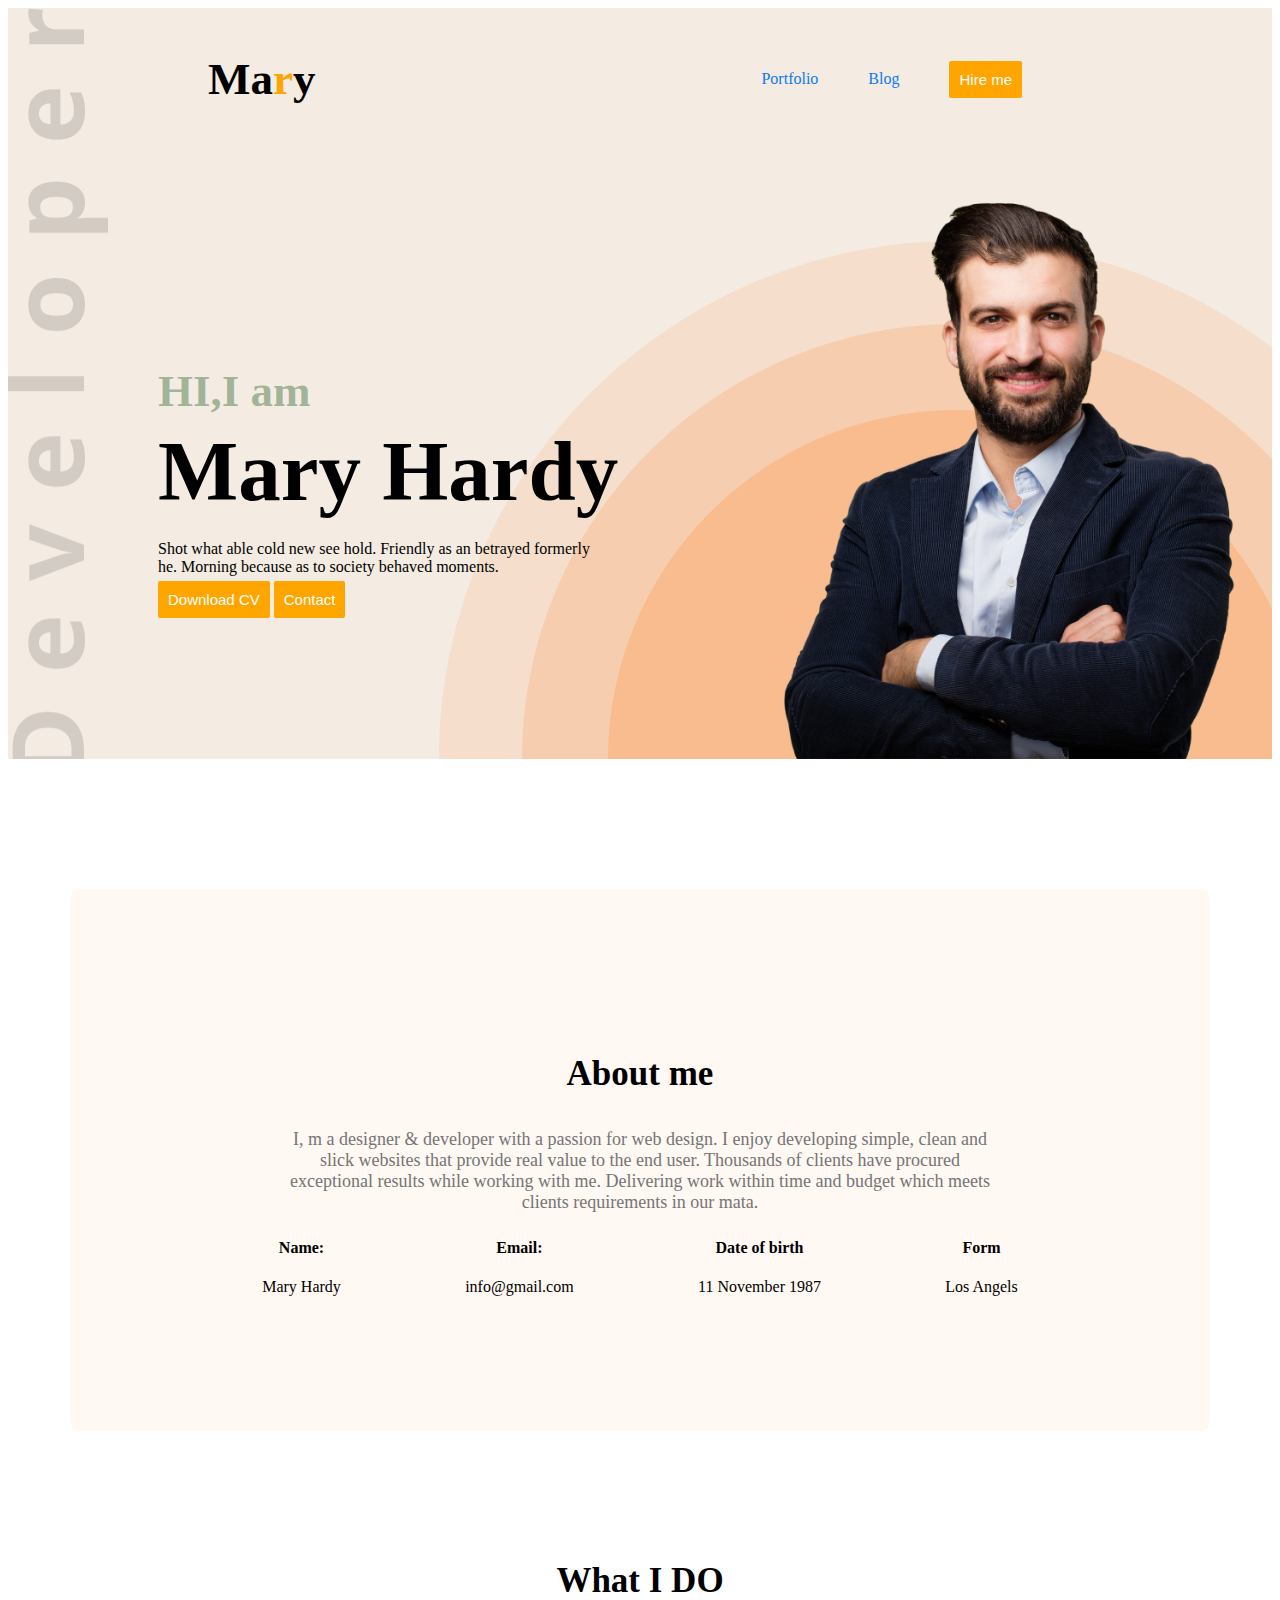
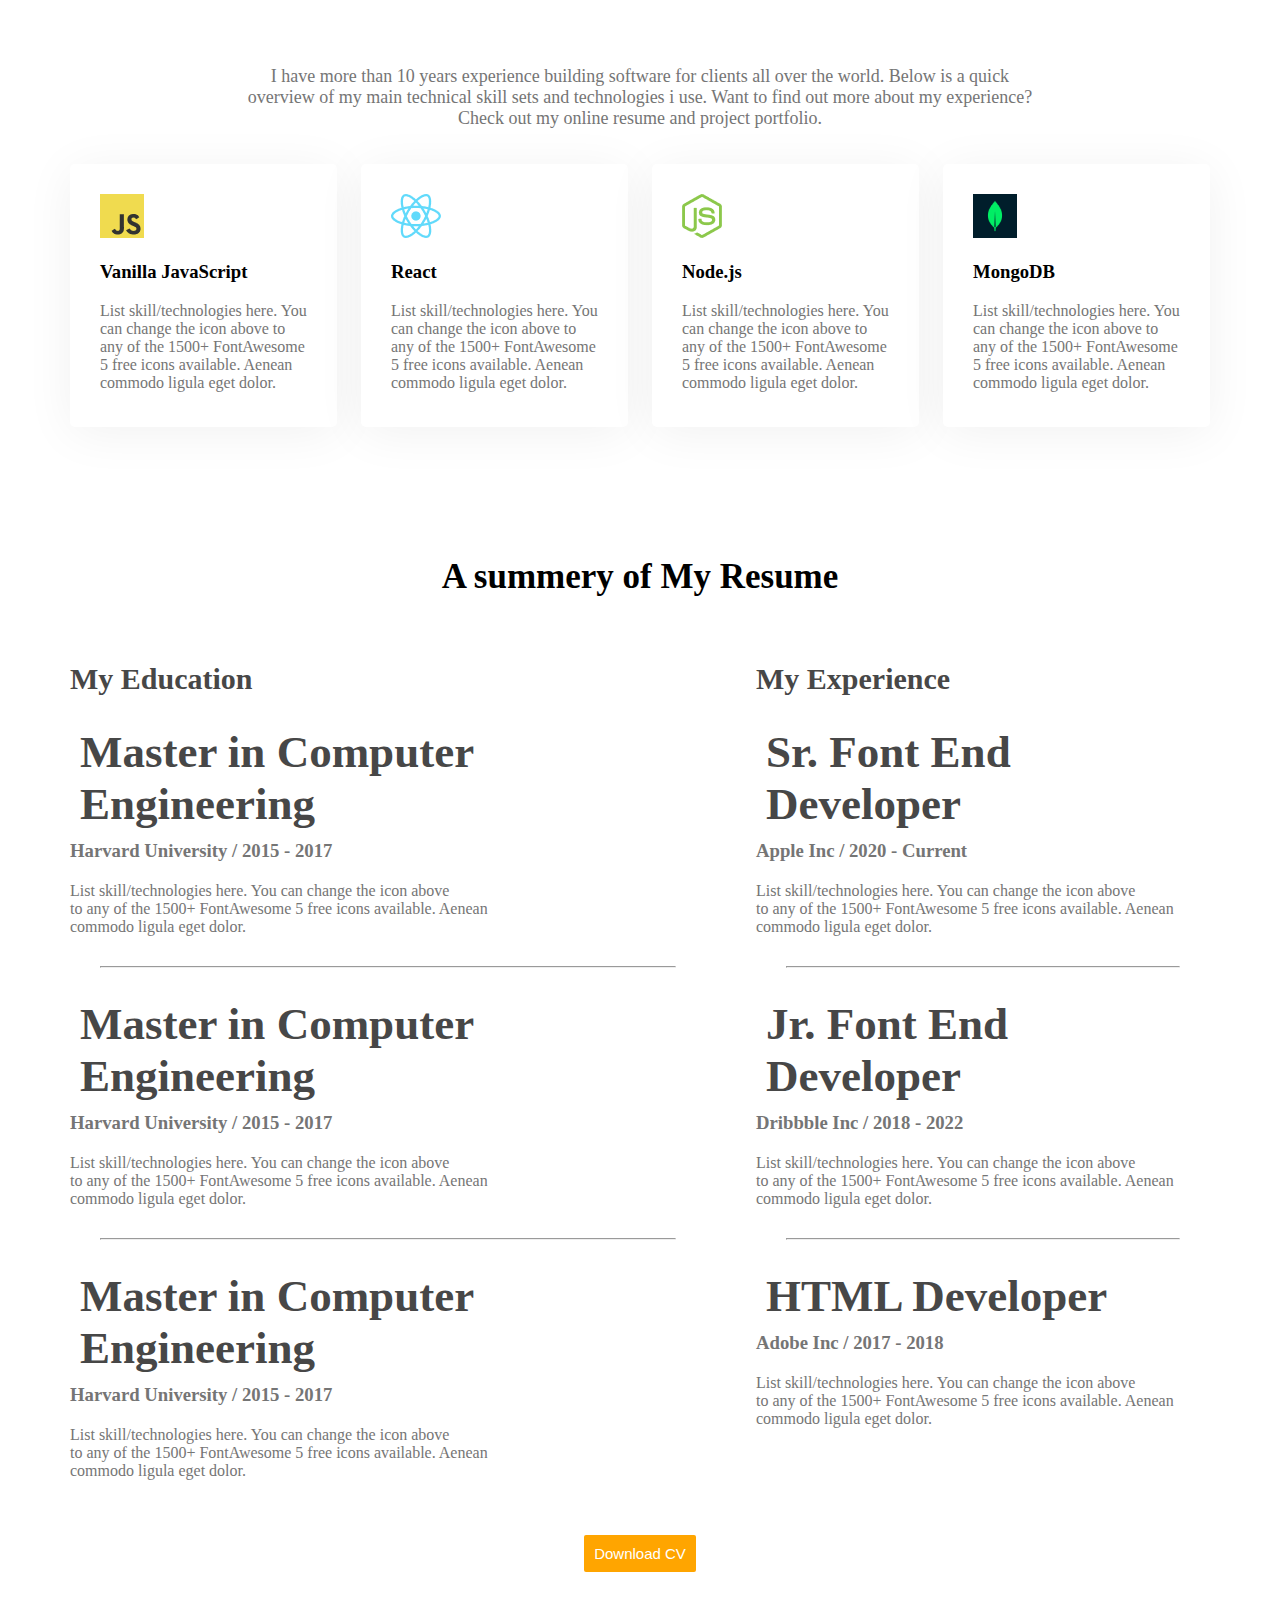
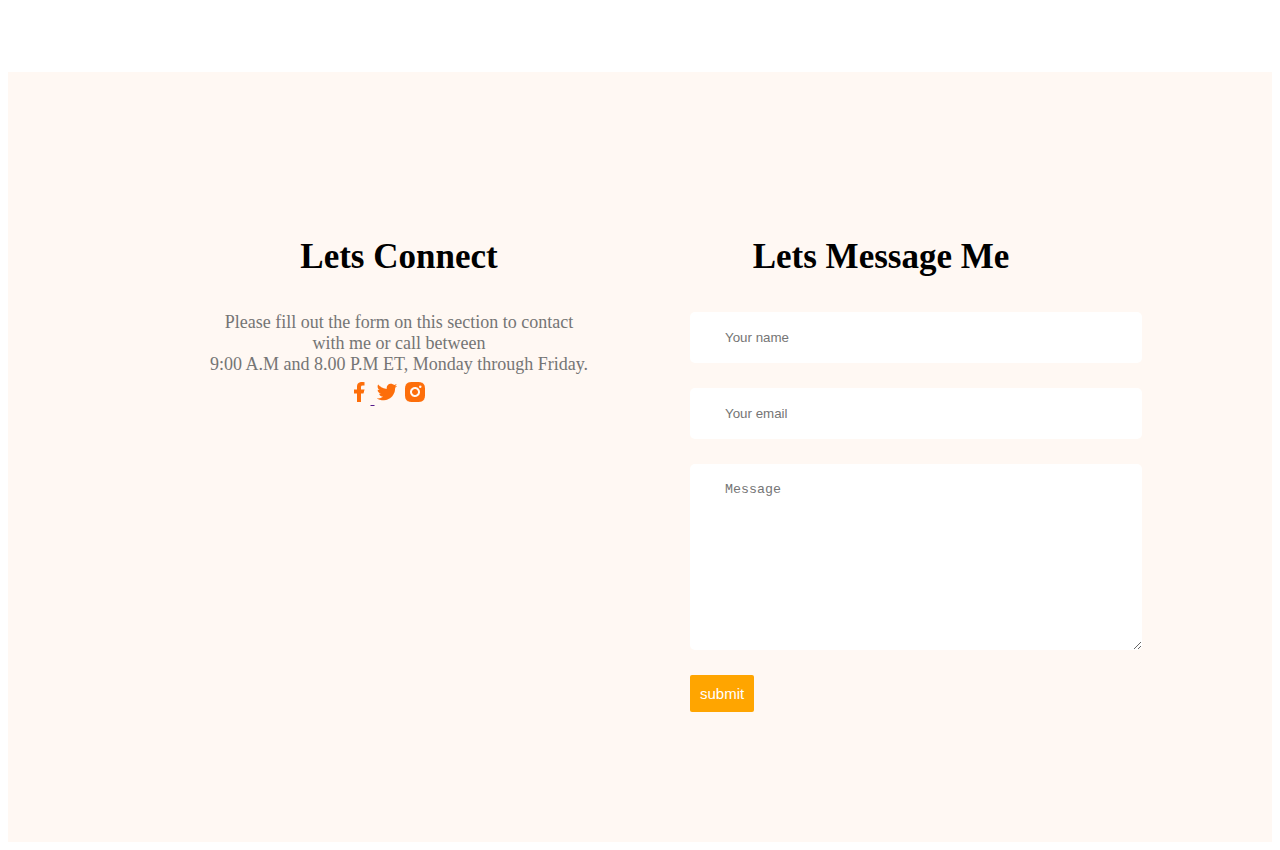
<file: index.html>
<!DOCTYPE html>
<html lang="en">
<head>
    <meta charset="UTF-8">
    <meta name="viewport" content="width=device-width, initial-scale=1.0">
    <title>Developer Portfolio</title>
<link rel="stylesheet" href="styles/portfolio.css">
</head>
<body>
    <header class="header">
<nav> 
    <h3 class="web-tittle">
        Ma<span class="text-primary">r</span>y</h3>
    <ul>
        <li><a href="">Portfolio</a></li>
        <li><a href="">Blog</a></li>
<li><button class="btn-primary">Hire me</button></li>
    </ul>
</nav>
<div class="banner">
<div class="banner-content">
    <h3 class="banner-greeting">HI,I am</h3>
    <h1 class="banner-tittle">Mary Hardy</h1>
    <p>Shot what able cold new see hold.
        Friendly 
        as an betrayed formerly <br>he. 
        Morning because as 
        to society behaved moments.</p>
        <button class="btn-primary">Download CV</button>
        <button class="btn-primary">Contact</button>
   </div>
   <img class="profile-pic" src="images/hardy.png" alt="">





</div>
    </header>
    <main>
<section class="about">
    <h3 class="section-tittle">
        About me
    </h3>
    <p class="section-description">
        I, m a designer & developer with a passion for web design. I enjoy developing simple, clean and <br>
        slick websites that provide real value to the end user.
         Thousands of clients have procured <br>
         exceptional results while working with me.
          Delivering work within time and budget which meets <br>
          clients requirements in our mata.
    </p>
    <div class="about-info-container">
<div class="about-info">
    <h4 class="info-tittle">Name:</h4>
    <p class="info-description">Mary Hardy</p>
</div>
<div class="about-info">
    <h4 class="info-tittle">Email:</h4>
    <p class="info-description">info@gmail.com</p>
</div>
<div class="about-info">
    <h4 class="info-tittle">Date of birth</h4>
    <p class="info-description">11 November 1987</p>
</div>
<div class="about-info">
    <h4 class="info-tittle">Form</h4>
    <p class="info-description">Los Angels</p>
</div>
  
    

    </div>
</section>
 <!-- what i do section start -->
<section>
    <h3 class="section-tittle">What I DO</h3>
    <p id="description" class="section-description">
        I have more than 10 years experience building software for clients all over the world. Below is a quick <br>overview of my main technical skill sets and technologies i use. 
        Want to find out more about my experience? <br>Check out my
         online resume and project portfolio.
    </p>
    <div class="skills-container">
        <div class="skill">
            <img src="./images/icons/js.png" alt="">
            <h3 class="skill-tittle">Vanilla JavaScript</h3>
            <p class="skill-description">
                List skill/technologies here. You can change the icon above to any of the 1500+ FontAwesome 5 free icons available. Aenean commodo ligula eget dolor.</p>
        </div>
        <div class="skill">
            <img src="./images/icons/react.png" alt="">
            <h3 class="skill-tittle">React</h3>
            <p class="skill-description">
                List skill/technologies here. You can change the icon above to any of the 1500+ FontAwesome 5 free icons available. Aenean commodo ligula eget dolor.</p>
        </div>
        <div class="skill">
            <img src="./images/icons/nodejs.png"  alt="">
            <h3 class="skill-tittle">Node.js</h3>
            <p class="skill-description">
                List skill/technologies here. You can change the icon above to any of the 1500+ FontAwesome 5 free icons available. Aenean commodo ligula eget dolor.</p>
        </div>
        <div class="skill">
            <img src="./images/icons/mongo.png" alt="">
            <h3 class="skill-tittle">MongoDB</h3>
            <p class="skill-description">List skill/technologies here. You can change the icon above to any of the 1500+ FontAwesome 5 free icons available. Aenean commodo ligula eget dolor.

            </p>

        </div>
    </div>
</section>
<!-- resume section continue -->
<section>
    <h3 class="section-tittle">A summery of My Resume</h3>
    <div class="resume-container">
<div class="resume-column">
    <h3 class="resume-column-tittle">My Education</h3>
    <div class="resume-item">
        <h2 class="resume-item-tittle">Master in Computer Engineering</h2>
        <h3 class="resume-item-institute"> Harvard University / 2015 - 2017</h3>
        <p class="resume-item-description">
            List skill/technologies here. You can change the icon above <br> 
            to any of the 1500+ FontAwesome 5 free icons available. Aenean <br>
             commodo ligula eget dolor.</p>
    </div>
<hr>
    <div class="resume-item">
        <h2 class="resume-item-tittle"> Master in Computer Engineering</h2>
        <h3 class="resume-item-institute">   Harvard University / 2015 - 2017</h3>
        <p class="resume-item-description">List skill/technologies here. You can change the
             icon above <br>
            to any of the 1500+ FontAwesome 5 free icons available. Aenean <br>
            commodo ligula eget dolor.



        </p>
    </div>

    <hr>

    <div class="resume-item">
        <h2 class="resume-item-tittle"> Master in Computer Engineering</h2>
        <h3 class="resume-item-institute"> Harvard University / 2015 - 2017</h3>
        <p class="resume-item-description">List skill/technologies here. You can change the
            icon above <br>
           to any of the 1500+ FontAwesome 5 free icons available. Aenean <br>
           commodo ligula eget dolor.</p>
    </div>
</div>
<div class="resume-column">
    <h3 class="resume-column-tittle">My Experience</h3>
    <div class="resume-item">
        <h2 class="resume-item-tittle"> Sr. Font End Developer</h2>
        <h3 class="resume-item-institute">Apple Inc / 2020 - Current</h3>
        <p class="resume-item-description">List skill/technologies here. You can change the icon above <br>
to any of the 1500+ FontAwesome 5 free icons available. Aenean <br>commodo ligula eget dolor.
        </p>
    </div>
    <hr>
    <div class="resume-item">
        <h2 class="resume-item-tittle">Jr. Font End Developer</h2>
        <h3 class="resume-item-institute">  Dribbble Inc / 2018 - 2022</h3>
        <p class="resume-item-description">List skill/technologies here. You can change the icon above <br>
            to any of the 1500+ FontAwesome 5 free icons available. Aenean <br>commodo ligula eget dolor.
                    

        </p>
    </div>
    <hr>
    <div class="resume-item">
        <h2 class="resume-item-tittle">HTML Developer</h2>
        <h3 class="resume-item-institute">Adobe Inc / 2017 - 2018</h3>
        <p class="resume-item-description">
            List skill/technologies here. You can change the icon above <br>
to any of the 1500+ FontAwesome 5 free icons available. Aenean <br>commodo ligula eget dolor.
        
        </p>
    
</div>
</div>

</div>


    </div>
    <div class="download-cv">
        <button class="btn-primary">Download CV</button>
    </div>
</section>

</main>
    <footer>
        <div class="footer-column">
            <h3 class="section-tittle">Lets Connect</h3>
            <p class="section-description">
                Please fill out the form on this section to contact with me or call between <br>
                9:00 A.M and 8.00 P.M ET, Monday through Friday. 
            </p>
            <div class="social-link">
                <a href=""><img src="./images/icons/facebook.png" alt="">
                
                </a>
                <a href=""><img src="./images/icons/twitter.png" alt=""></a>
                
                <a href=""><img src="./images/icons/insta.png" alt=""></a>
            </div>
        
        
        
        
        </div>
        
        <div class="footer-column">
           
                <h3 class="section-tittle">Lets Message Me</h3>
                <form class="contact">
                    <input type="text" placeholder="Your name">
                    <input type="email" name="" id="" placeholder="Your email">
                    <textarea name="" id="" cols="30" rows="10" placeholder="Message"></textarea>
                    <input class="btn-primary" type="submit" value="submit">
                </form>

        </div>
        
    </footer>
</body>
</html>
</file>
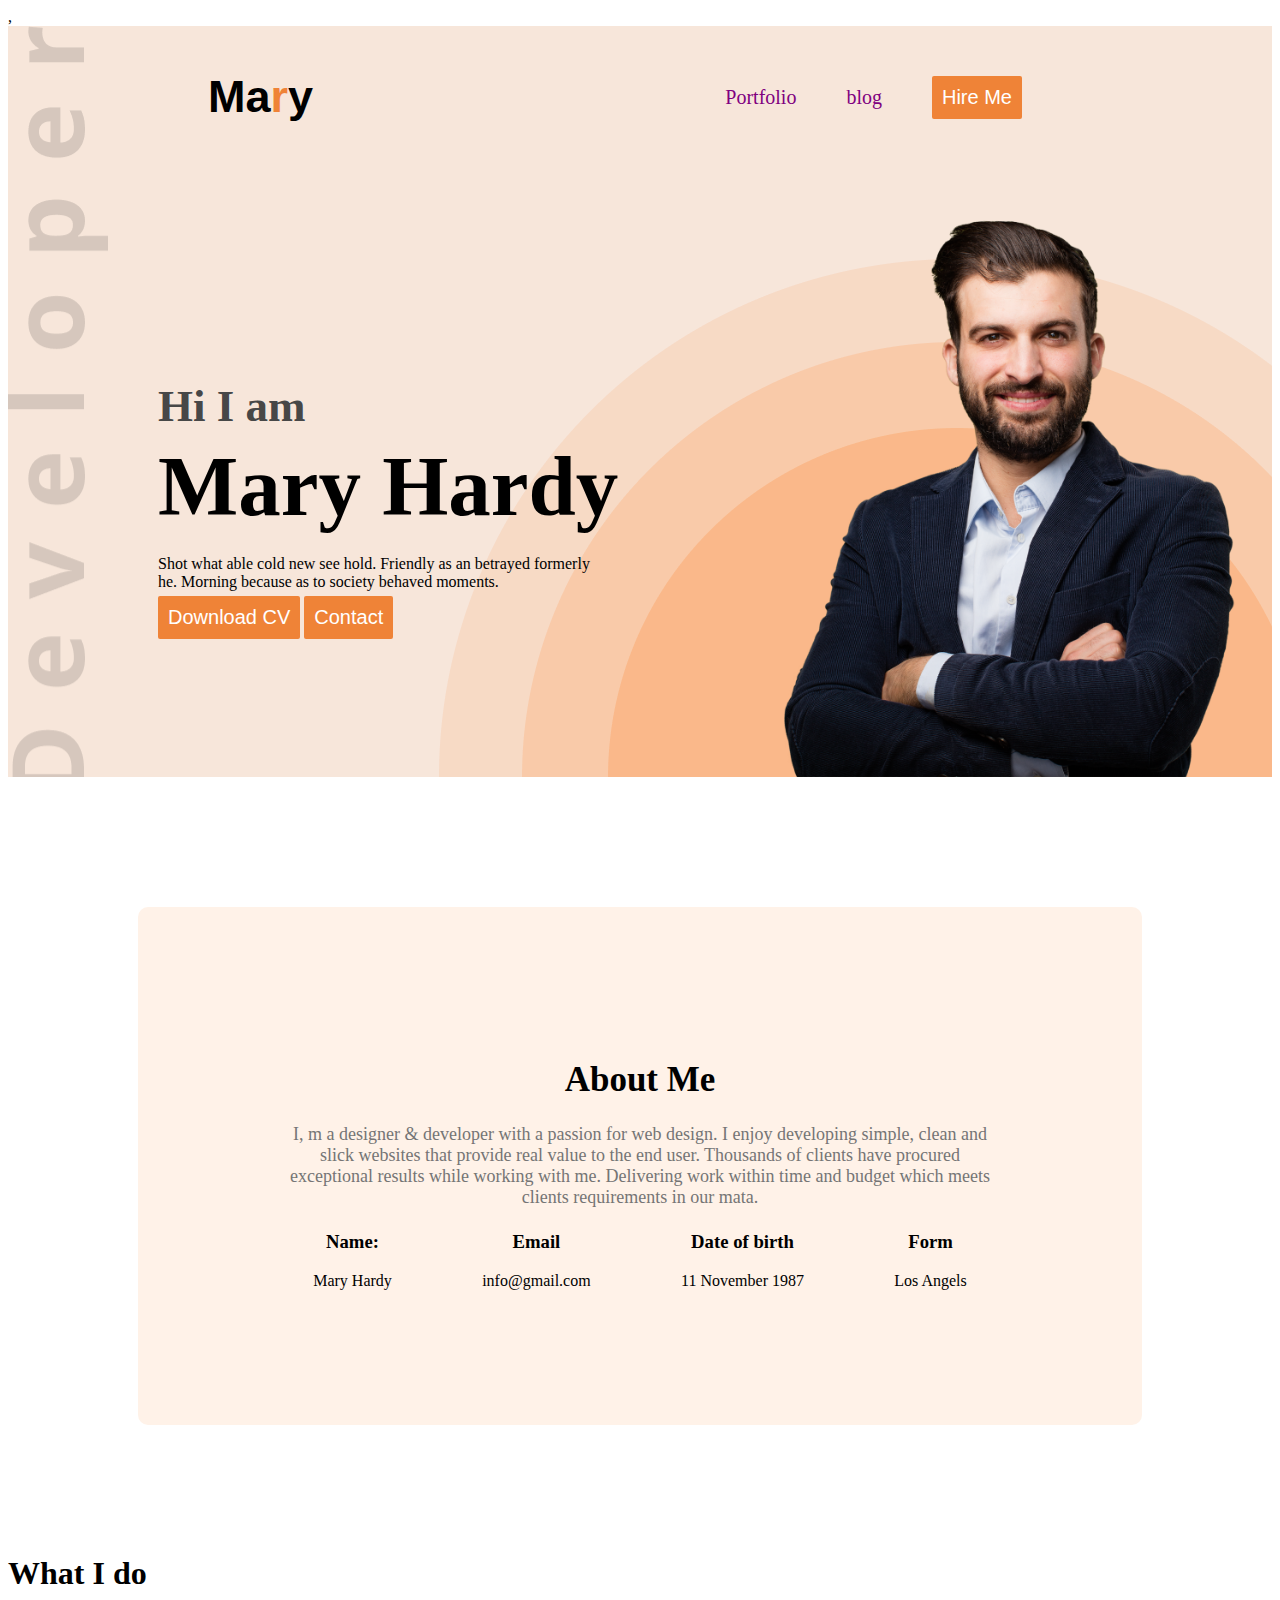
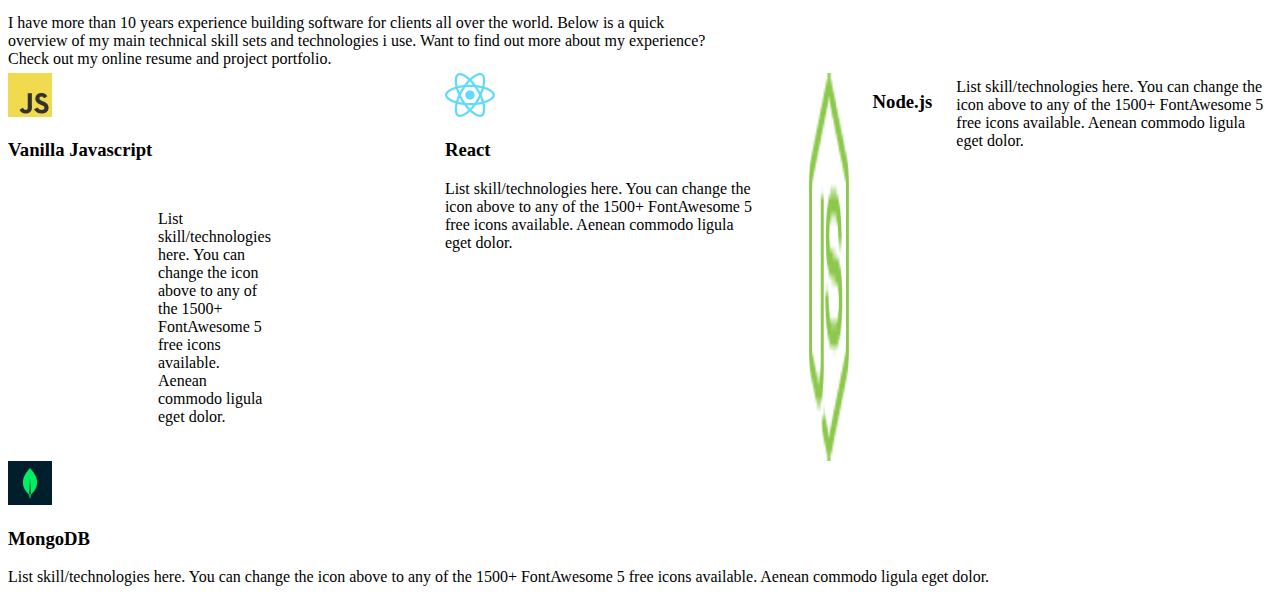
<file: index2.html>
<!DOCTYPE html>
<html lang="en">
<head>
    <meta charset="UTF-8">
    <meta name="viewport" content="width=device-width, initial-scale=1.0">
    <title>Document</title>,
    <link rel="stylesheet" href="styles/portfolio2.css">
</head>
<body>
    <header class="header"> 
        
<nav>
<h3 class="web-tittle">Ma<span class="text-primary">r</span>y</h3>
    <ul> <li><a href="">Portfolio</a></li>
     <li><a href="">blog</a></li>
     <li><button class="btn-primary">Hire Me</button></li>
    </ul>
</nav>
    <div class="banner">
        <div class="banner-content">
            <h3 class="banner-greetings">Hi I am</h3>
            <h1 class="banner-tittle">
                Mary Hardy
            </h1>
            <p>
                Shot what able cold new see hold.
        Friendly 
        as an betrayed formerly <br>he. 
        Morning because as 
        to society behaved moments.
            </p>
        <button class="btn-primary">Download CV</button>
        <button class="btn-primary">Contact</button> </div>
<img class="profile-pic" src="images/hardy.png" alt="">

        </div>

    </header>
    <main>
        <section class="about">
            <h1 class="section-tittle">About Me</h1>
            <p class="section-description">
                I, m a designer & developer with a passion for web design. I enjoy developing simple, clean and <br>
        slick websites that provide real value to the end user.
         Thousands of clients have procured <br>
         exceptional results while working with me.
          Delivering work within time and budget which meets <br>
          clients requirements in our mata.
            </p>
            <div class="about-info-container">
            <div class="about-info">
                <h3 class="info-tittle">Name:</h3>
                <p class="info-description">Mary Hardy</p>
            </div>
            <div class="about-info">
                <h3 class="info-tittle">Email</h3>
                <p class="info-description">info@gmail.com</p>
            </div>
            <div class="about-info">
                <h3 class="info-tittle">Date of birth</h3>
                <p class="info-description">11 November 1987</p>
            </div>
            <div class="about-info">
                <h3 class="info-tittle">Form</h3>
                <p class="info-description">Los Angels</p>
            </div>






            </div>

        </section>

        <!-- what i do section -->
         <section>
<h1>What I do</h1>
<p>I have more than 10 years experience building software for clients all over the world. Below is a quick <br>overview of my main technical skill sets and technologies i use. 
    Want to find out more about my experience? <br>Check out my
     online resume and project portfolio.</p>
     
     
     <div class="skill-container">
<div class="skill">
    <img src="./images/icons/js.png" alt="">
     <h3 class="skill-tittle">Vanilla Javascript</h3>
    <p id="description" class="skill-description">List skill/technologies here. You can change the icon above to any of the 1500+ FontAwesome 5 free icons available. Aenean commodo ligula eget dolor.</p>
</div>
<div class="skill">
    <img src="./images/icons/react.png" alt="">
    <h3 class="skill-tittle">React</h3>
    <p class="skill-description">List skill/technologies here. You can change the icon above to any of the 1500+ FontAwesome 5 free icons available. Aenean commodo ligula eget dolor.</p>
</div>
<div class="skill"></div>
    <img src="./images/icons/nodejs.png" alt="">
    <h3 class="skill-tittle">Node.js</h3>
    <p class="skill-description">List skill/technologies here. You can change the icon above to any of the 1500+ FontAwesome 5 free icons available. Aenean commodo ligula eget dolor.</p>
</div>


<div class="skill">
    <img src="./images/icons/mongo.png" alt="">
    <h3 class="skill-tittle">MongoDB</h3>
    <p class="skill-description">List skill/technologies here. You can change the icon above to any of the 1500+ FontAwesome 5 free icons available. Aenean commodo ligula eget dolor.</p>
</div>




     </div>


         </section>
        

    </main>
    <footer>

    </footer>
</body>
</html>
</file>
<file: styles/portfolio.css>
/* nav related style */
nav{
    display: flex;
   justify-content: space-between;
   align-items: center;
   margin: 0px 200px;

}
.web-tittle{
    font-size: 45px;
    font-weight: 800;
    font-family: serif;
}
nav>ul{
    display: flex;
    align-items: center;
}
nav li{
    list-style: none;
    margin-right: 50px;
}
.text-primary{
    color: orange;
}
nav a{
    text-decoration: none;
    color: rgb(13, 124, 236)
}
.btn-primary{
    border-radius: 2px;
    background-color: orange;
    border: 0;
    font-size: 15px;
    font-style: normal;
    font-weight: 300;
    color: white;
    padding: 10px 10px;
   
}
.header{
    background-color: rgb(244, 235, 226);
    background-image: url(/images/header_bg.png),url("../images/developer.png");
    background-repeat: no-repeat;
    background-position: bottom right,top left;
}
.banner{
    padding: 30px 30px 0px 150px;
    display: flex;
    justify-content: space-between;
    align-items: center;
   
}
.banner .profile-pic{
    width: 500px
    ;
    }
.banner-greeting{
    font-size: 45px;
    color: #4747;
    margin-bottom: 0px;
}
.banner-tittle{
    font-size: 85px;
    margin-top: 5px;
    font-weight: 700;margin-bottom: 20px;
}



p{
    margin-top: 5px;
    margin-bottom: 5px;
}
/* about menu styles */
.about{
    padding: 130px;
    border-radius: 10px;
   background-color:#FFF8F3;
   margin: 130px 0;
}
.about-info{
    text-align: center;
}
.about-info-container{
display: flex;
justify-content: space-around;
}
.section-tittle{
    color: black;
    text-align: center;
    font-size: 35px;
    font-weight: 700;
    
}

.section-description{
    font-size: 18px;
    text-align: center;
    color: #757575;
    
}
#description{
    padding: 30px 150px;
}
/* main menu styles */
main{
    max-width: 1140px;
    margin: 0 auto;
}
main section{
    margin-top: 130px;
}

/* skills related style */
.skills-container{
    display: flex;
    gap: 24px;
}
/* what i do style */
.skill{
    padding: 30px;
    border-radius: 5px;
    background:#fff;
    box-shadow: 0px 6px 50px 0px rgba(0, 0, 0,0.06);
}
.skill-description{
    color: #757575;
}
/* resume related style */
.resume-column-tittle{
    font-size: 30px;
    font-weight: 700;
    color: #474747;
}
.resume-container{
    display: flex;
    gap: 50px;
    justify-content: center;
}
.resume-item-description,.resume-item-institute{
    color: #757575;
}
.resume-item-tittle{
    text-align: left;
    font-weight: 700;
    font-size: 45px;
    color: #474747;
    margin:10px ;
}
.resume-container hr{
    margin: 30px;
}
.resume-item-institute{
margin-bottom: 20px;
margin-top: 0px;
}
.download-cv{
    text-align: center;
    margin-top: 50px;
}
/* footer menu styles */
footer{
    display: flex;
    background-color: #FFF8F3;
    padding: 130px 200px;
    margin-top: 100px;gap: 100px;
}
.footer-column{
    width: 50%;
 
}
.contact input[type="text"],.contact input[type="email"],
textarea{
display: block;
margin-bottom: 25px;
padding: 18px 35px;
color: #757575;
border-radius: 5px;
background-color: #fff;
border: 0;
width: 100%;
}
.social-link a{
    align-items: center;

}
div>.social-link{
    margin-right: 25px;
    text-align: center;    gap: 5px;
}
</file>
<file: styles/portfolio2.css>
/* nav related style */
nav{
display: flex;
align-items: center;
justify-content: space-between;
margin: 0px 200px;
}
nav>ul{
    display: flex;
    align-items: center;
}
nav li {
list-style: none;
margin-right: 50px;

}
nav a{
    text-decoration: none;
    color: purple;
    font-size: 20px;
}
.web-tittle{
    font-family: sans-serif;
    font-size: 45px;
    font-weight: 800;
}
.text-primary{
    color: #ef8337}
.btn-primary{
border-radius: 2px;
border: 0;
background-color: #ef8337;
color: white;
font-size: 20px;
font-weight: 300;
font-style: normal;
padding: 10px 10px;
 }
 .banner{
    display: flex;
    align-items: center;
    justify-content: space-between;
    padding: 30px 30px 0px 150px;
 }
 .banner-tittle{
    font-size:85px ;
    font-weight: 700;
    margin-top: 5px;
    margin-bottom: 20px;
 }
 .banner-greetings{
    font-size: 45px;
    color: #474747;
    margin-bottom: 0px;
 }
p{margin-top: 5px;
    margin-bottom: 5px;

}
.header{
    background-color:#f7e6da;
   background-image: url("../images/header_bg.png"),url("../images/developer.png");
   background-repeat: no-repeat;
   background-position: bottom right,top left;

}
.profile-pic{
    width:500px ;
}
/* about menu styles */
.about-info-container{
    display: flex;
    justify-content: space-around;
}
.about{
    background-color:#fff2e8 ;
border-radius: 10px;
    margin: 130px;
    padding: 130px;
   

}
.about-info{
    text-align: center;
}

.section-tittle{
    font-size: 35px;
    color: black;
    font-weight: 700;
    text-align: center;
}
.section-description{
    text-align: center;
    color: #757575;
    font-size: 18px;
}
.skill-container{
    display: flex;
    gap: 24px;
}
#description{
    padding: 30px 150px;
}
</file>
